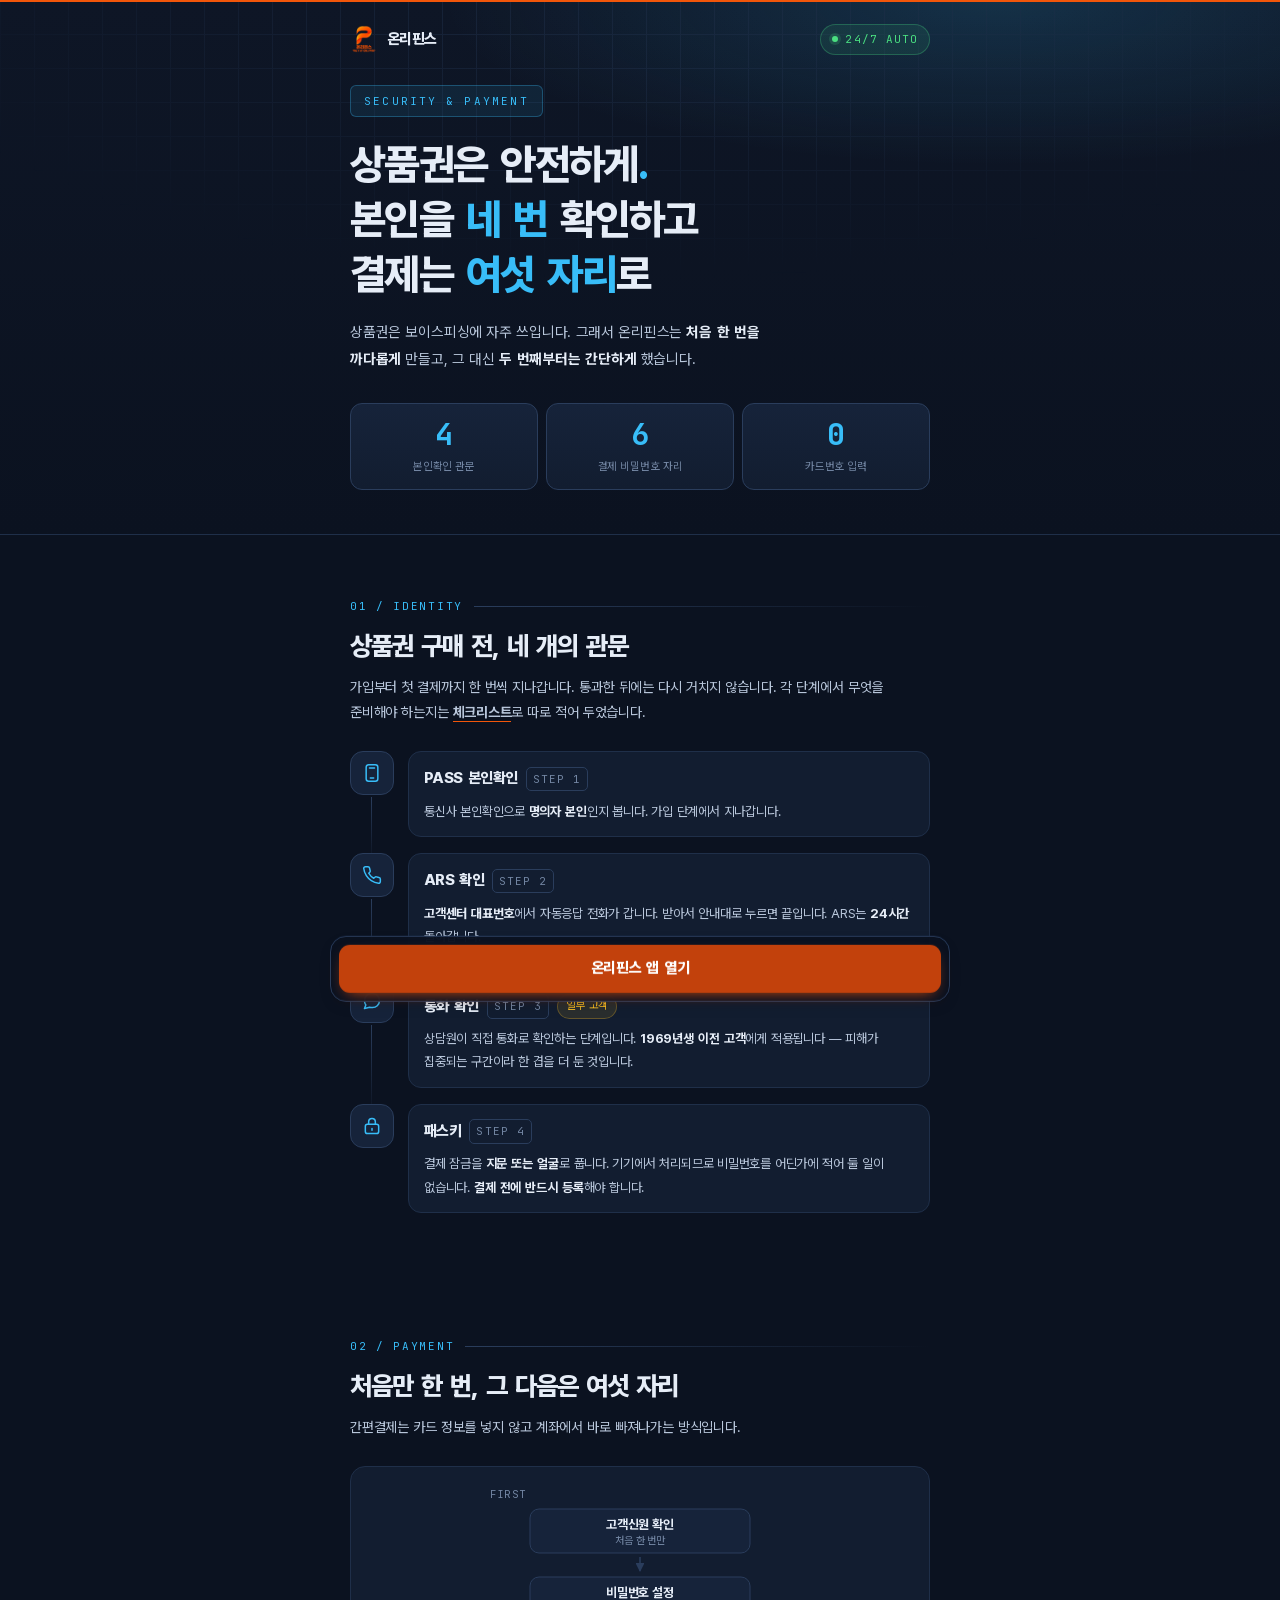
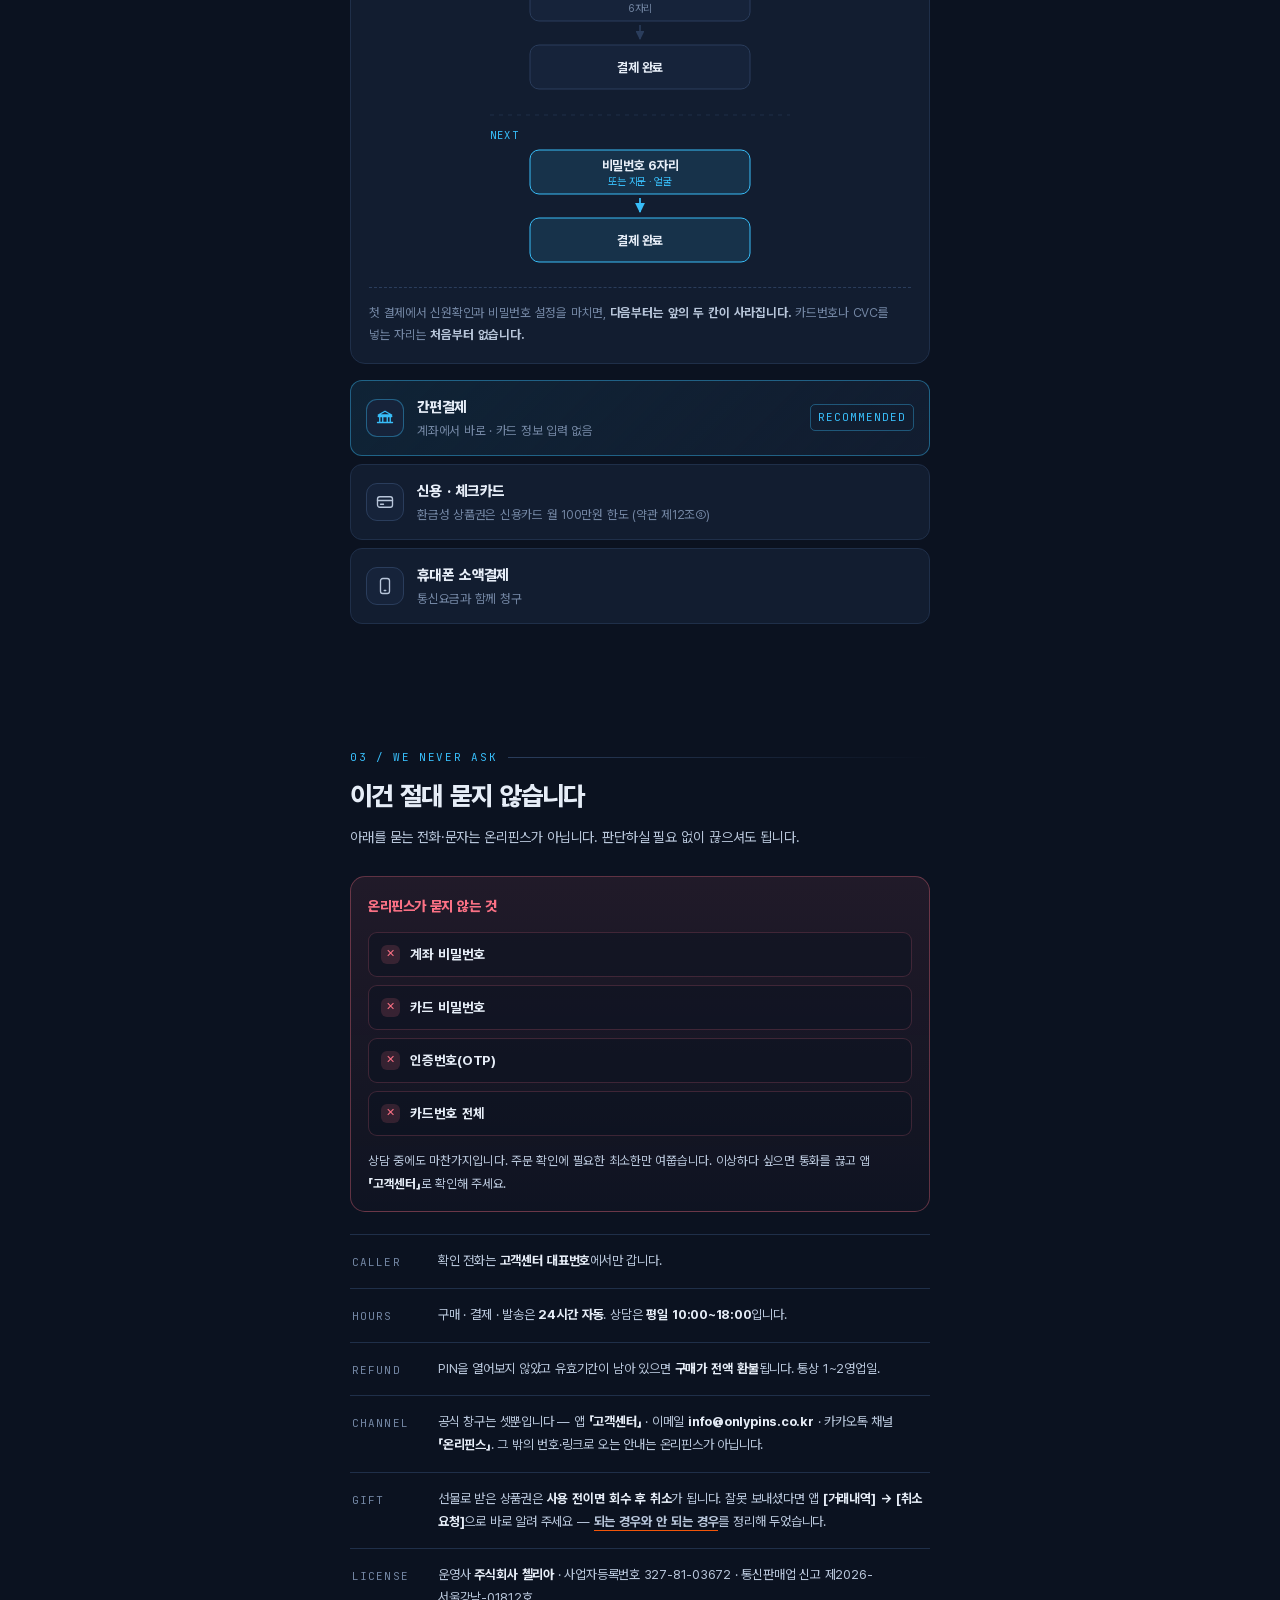
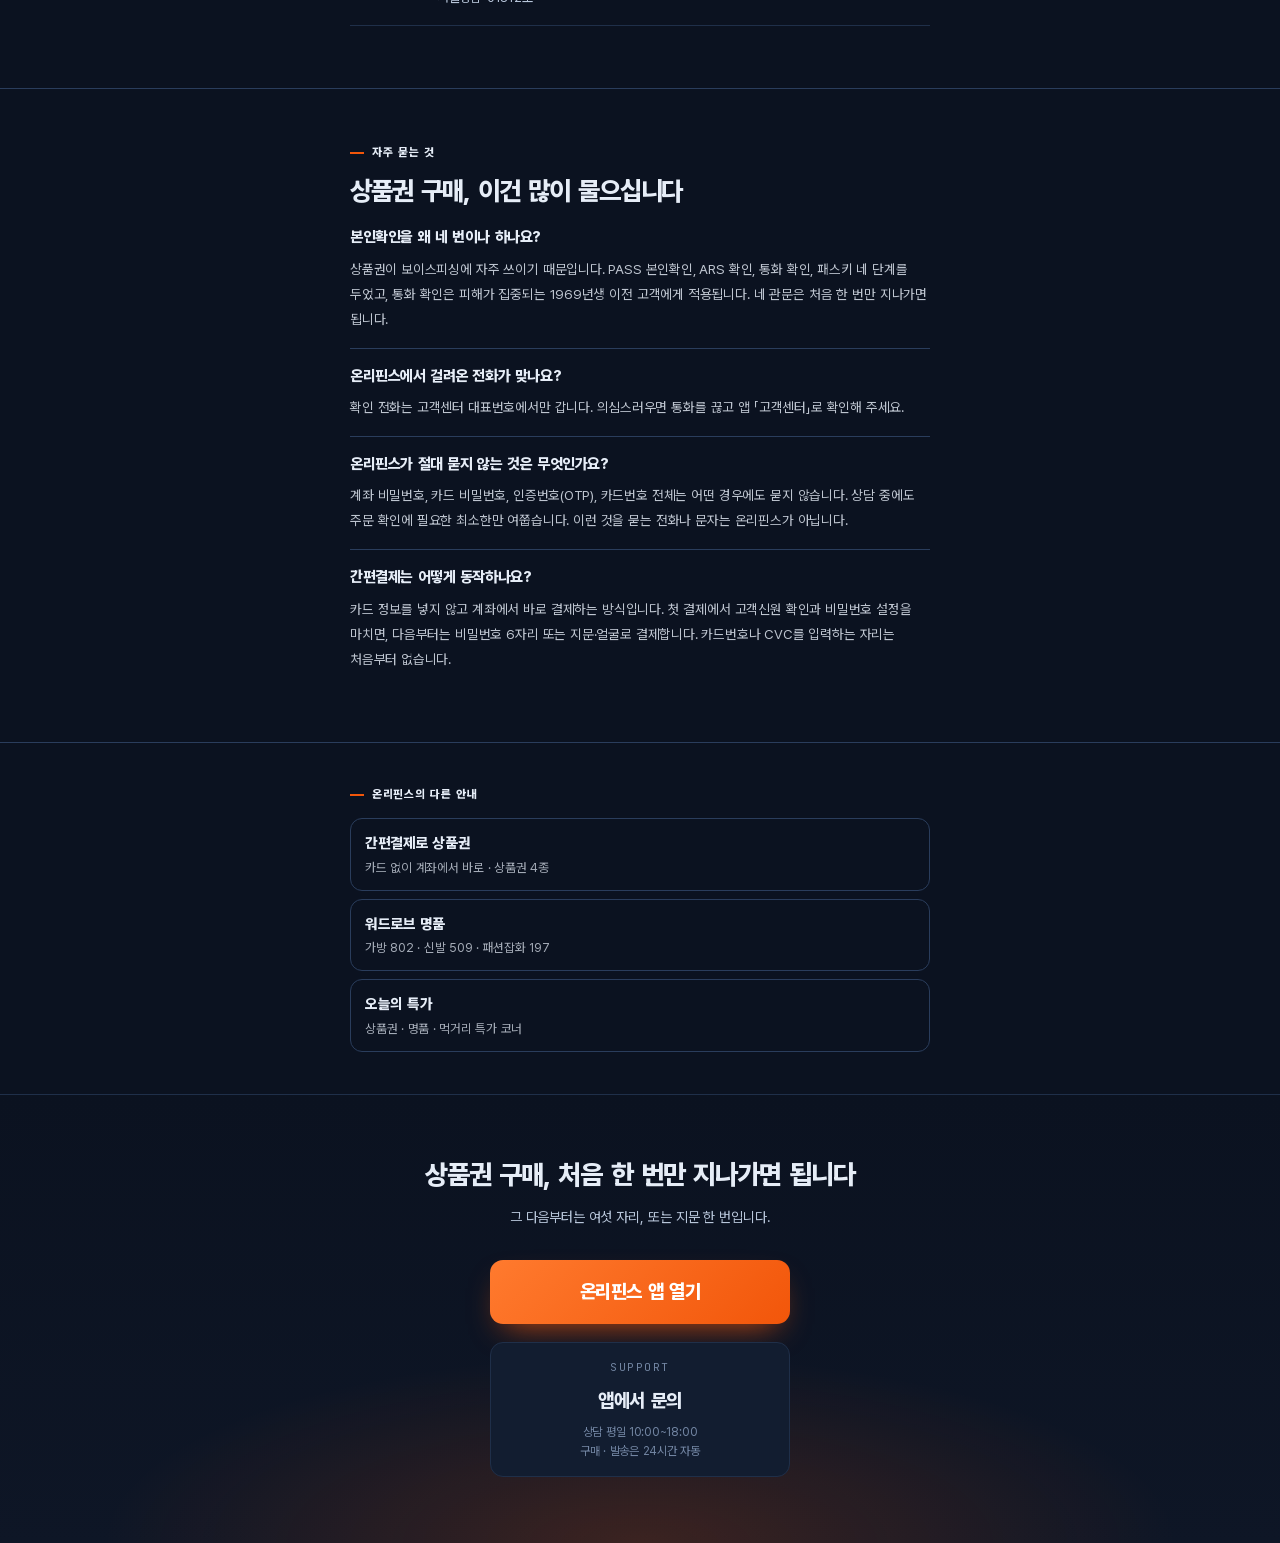
<file: index.html>
<!DOCTYPE html>
<html lang="ko">
<head>
<meta charset="utf-8">
<meta name="viewport" content="width=device-width, initial-scale=1, viewport-fit=cover">

<!-- GA4 — 측정 ID 정본은 _사이트파일.mjs 의 GA4_ID 하나다. 여기에 값을 적지 말 것. -->
<script async src="https://www.googletagmanager.com/gtag/js?id=G-9EMR2JH7BD"></script>
<script>
  window.dataLayer = window.dataLayer || [];
  function gtag(){dataLayer.push(arguments);}
  gtag('js', new Date());
  gtag('config', 'G-9EMR2JH7BD');
</script>


<title>상품권 안전하게 구매하기 — 본인확인 4단계 | 온리핀스</title>
<meta name="description" content="상품권을 안전하게 사려면 — 온리핀스는 PASS 인증·ARS 확인·통화 확인·패스키로 본인을 네 번 확인합니다. 간편결제는 카드 정보 없이 계좌에서, 처음 한 번 신원확인 뒤에는 비밀번호 6자리. 계좌 비밀번호와 OTP는 어떤 경우에도 묻지 않습니다.">
<meta name="keywords" content="상품권 안전,안전한 상품권 구매,상품권 보이스피싱,본인확인,PASS 인증,ARS 인증,패스키,간편결제 안전,모바일상품권,온리핀스">
<meta name="robots" content="index, follow, max-image-preview:large">
<meta name="theme-color" content="#0b1220">
<!-- 파비콘 — 구글은 «모바일 검색 결과에 파비콘을 표시»한다. data URI 로는 안 되고
     크롤러가 «가져갈 수 있는 주소»여야 한다. 주소를 바꾸지 말 것(다시 크롤될 때까지 그대로). -->
<link rel="icon" type="image/png" sizes="96x96" href="/favicon.png">
<link rel="apple-touch-icon" href="/apple-touch-icon.png">
<!-- 사이트 소유확인 — 검색엔진 콘솔용. 공개 노출이 전제인 확인 토큰이라 비밀값이 아니다.
     ⚠️ 지우면 소유확인이 풀려 Search Console 접근이 끊긴다. 값은 _사이트파일.mjs 의 GSV 표에서 온다. -->
<meta name="google-site-verification" content="tQSWcEKbFO4FKMUNySO-YBs_RyIuwt_-PWj1wFrTC7w">
<meta name="google-site-verification" content="-GleRrF3YU4qh0jkxEr4fKm2OeDsyp7maoGALSA-G4Q">
<!--SEO:ABS-->
<link rel="canonical" href="https://adpr0004.onlypins.co.kr/">
<meta property="og:type" content="website">
<meta property="og:site_name" content="온리핀스">
<meta property="og:locale" content="ko_KR">
<meta property="og:url" content="https://adpr0004.onlypins.co.kr/">
<meta property="og:title" content="본인을 네 번 확인합니다 — 온리핀스 보안 구조">
<meta property="og:description" content="PASS · ARS · 통화 · 패스키. 그리고 계좌 비밀번호와 OTP는 어떤 경우에도 묻지 않습니다.">
<meta property="og:image" content="https://adpr0004.onlypins.co.kr/og-image.png">
<meta name="twitter:card" content="summary_large_image">

<!-- 구조화 데이터 — 값은 앱 캡처(2026-08-11)·CS매뉴얼 V3.1·2줄문안 실측에서만 가져왔다. -->
<script type="application/ld+json">
{
  "@context": "https://schema.org",
  "@graph": [
    {
      "@type": "Organization",
      "@id": "https://adpr0004.onlypins.co.kr/#org",
      "name": "온리핀스",
      "alternateName": "ONLYPINS",
      "url": "https://onlypins.co.kr",
      "logo": "https://adpr0004.onlypins.co.kr/og-image.png",
      "contactPoint": {
        "@type": "ContactPoint",
        "telephone": "+82-2-498-4065",
        "contactType": "customer service",
        "areaServed": "KR",
        "availableLanguage": "Korean",
        "hoursAvailable": {
          "@type": "OpeningHoursSpecification",
          "dayOfWeek": ["Monday","Tuesday","Wednesday","Thursday","Friday"],
          "opens": "10:00",
          "closes": "18:00"
        }
      }
    },
    {
      "@type": "BreadcrumbList",
      "itemListElement": [
        { "@type": "ListItem", "position": 1, "name": "온리핀스", "item": "https://onlypins.co.kr" },
        { "@type": "ListItem", "position": 2, "name": "안전하게 구매하기", "item": "https://adpr0004.onlypins.co.kr/" }
      ]
    },
    {
      "@type": "WebPage",
      "@id": "https://adpr0004.onlypins.co.kr/#page",
      "url": "https://adpr0004.onlypins.co.kr/",
      "name": "상품권 안전하게 구매하기 — 본인확인 4단계 | 온리핀스",
      "description": "PASS 인증·ARS 확인·통화 확인·패스키로 본인을 확인하고, 간편결제는 처음 한 번 신원확인 뒤 비밀번호 6자리로 결제합니다.",
      "inLanguage": "ko-KR",
      "datePublished": "2026-09-09",
      "dateModified": "2026-09-10",
      "isPartOf": { "@id": "https://adpr0004.onlypins.co.kr/#org" }
    },
    {
      "@type": "FAQPage",
      "mainEntity": [
        {
          "@type": "Question",
          "name": "본인확인을 왜 네 번이나 하나요?",
          "acceptedAnswer": {
            "@type": "Answer",
            "text": "상품권이 보이스피싱에 자주 쓰이기 때문입니다. PASS 본인확인, ARS 확인, 통화 확인, 패스키 네 단계를 두었고, 통화 확인은 피해가 집중되는 1969년생 이전 고객에게 적용됩니다. 네 관문은 처음 한 번만 지나가면 됩니다."
          }
        },
        {
          "@type": "Question",
          "name": "온리핀스에서 걸려온 전화가 맞나요?",
          "acceptedAnswer": {
            "@type": "Answer",
            "text": "확인 전화는 고객센터 대표번호에서만 갑니다. 의심스러우면 통화를 끊고 앱 「고객센터」로 확인해 주세요."
          }
        },
        {
          "@type": "Question",
          "name": "온리핀스가 절대 묻지 않는 것은 무엇인가요?",
          "acceptedAnswer": {
            "@type": "Answer",
            "text": "계좌 비밀번호, 카드 비밀번호, 인증번호(OTP), 카드번호 전체는 어떤 경우에도 묻지 않습니다. 상담 중에도 주문 확인에 필요한 최소한만 여쭙습니다. 이런 것을 묻는 전화나 문자는 온리핀스가 아닙니다."
          }
        },
        {
          "@type": "Question",
          "name": "간편결제는 어떻게 동작하나요?",
          "acceptedAnswer": {
            "@type": "Answer",
            "text": "카드 정보를 넣지 않고 계좌에서 바로 결제하는 방식입니다. 첫 결제에서 고객신원 확인과 비밀번호 설정을 마치면, 다음부터는 비밀번호 6자리 또는 지문·얼굴로 결제합니다. 카드번호나 CVC를 입력하는 자리는 처음부터 없습니다."
          }
        }
      ]
    }
  ]
}
</script>
<!--/SEO:ABS-->
<style>
/* 자동 생성 — python _폰트빌드.py 004-보안
   이 페이지에 실제로 쓰인 글자만 남긴 서브셋이다. 손으로 고치지 말 것.
   본문 글자가 바뀌면 아래 해시가 달라진다 → _검증.mjs 가 「낡았다」로 잡는다.
   charset-sha: 784880d7f38448dd
   글자 417자 · 폰트 2종 · 합계 103.3KB (base64 는 약 1.33배) */
@font-face{
  font-family:'Pretendard';
  src:url([data-uri]) format('woff2');
  font-weight:100 900; font-style:normal; font-display:block;
}
@font-face{
  font-family:'JetBrainsMono';
  src:url([data-uri]) format('woff2');
  font-weight:400 800; font-style:normal; font-display:block;
}
</style>
<style>
  /* ─────────────────────────────────────────────
     004 보안 · 간편결제 — v2 (2026-09-09 전면 재디자인)
     앞의 셋(오렌지 팝 / 럭셔리 세리프 / 딜 티켓)과 또 다르게 «기술 문서» 쪽으로 민다.
     딥 슬레이트 / 그리드 배경 / 모노 라벨 / 도해 중심 / 각진 패널.

     ⚠️ 모노스페이스는 «영문·숫자 라벨 전용»이다.
        한글에 monospace 를 걸면 자간이 깨진다(실측 이력).
     ⭐ v2 에서 바뀐 것
       ① 모노 라벨이 진짜 모노 서체가 됐다 — JetBrainsMono 라틴 서브셋(29KB)을 실어 보낸다.
          v1 은 ui-monospace 라 기기마다(Menlo·Consolas·Roboto Mono) 다른 얼굴이었다.
       ② 이모지 → SVG 아이콘. 관문 넷이 «같은 굵기의 선»으로 그려져 도해와 결이 맞는다.
       ③ 관문에 세로 레일을 놓아 «순서»가 보이게 했다(v1 은 카드 넷이 그냥 쌓여 있었다).
     ───────────────────────────────────────────── */
  :root{
    --bg:#0b1220; --bg-2:#0e1626;
    --panel:#121d30; --panel-2:#16233a;
    --line:#1f2f49; --line-2:#2a3d5c;
    --txt:#e6edf7; --txt-2:#b8c6da; --mute:#7386a3;
    --cyan:#38bdf8; --mint:#4ade80; --amber:#fbbf24; --rose:#fb7185;
    --o:#f2560a;
    --maxw:560px;

    /* ⚠️ 이 페이지가 어두운 화면임을 «선언»한다. 안 적으면 안드로이드 크롬의 자동 다크가
       색을 제 맘대로 뒤집어 대비가 무너진다(우리가 고른 색이 아니게 된다). */
    color-scheme:dark;
    /* 공통 품질 레이어(_공통.css) 계약 — 값을 새로 적지 않고 위 팔레트를 가리킨다.
       이 페이지는 원래 어두운 화면이라 --u-paper 가 딥 슬레이트다(고정 바도 그 색을 쓴다). */
    --u-accent:var(--o); --u-accent-2:#c2410c; --u-on-accent:#fff;
    --u-ink:var(--txt); --u-paper:var(--bg); --u-line:var(--line-2);
    --u-pad:20px;
    --u-h1-min:29px; --u-h1-vw:8.7vw; --u-h1-max:42px;
  }
  *,*::before,*::after{box-sizing:border-box}
  html{-webkit-text-size-adjust:100%}
  body{
    margin:0; background:var(--bg); color:var(--txt);
    font-family:'Pretendard',system-ui,-apple-system,"Segoe UI","Apple SD Gothic Neo","Malgun Gothic",sans-serif;
    font-size:15.5px; line-height:1.7; letter-spacing:-.015em;
    word-break:keep-all; overflow-wrap:break-word;
  }
  /* ⚠️ 한글에는 절대 걸지 않는다 — 자간이 깨진다. 영문·숫자 라벨에만. */
  .mono{font-family:'JetBrainsMono',ui-monospace,Menlo,Consolas,monospace; font-variant-ligatures:none}
  .wrap{max-width:var(--maxw); margin:0 auto; padding:0 var(--u-pad)}
  section{padding:clamp(46px,11vw,62px) 0}
  h1,h2{margin:0; font-weight:800; letter-spacing:-.04em; line-height:1.3}
  p{margin:0}

  .lbl{
    font-size:11px; color:var(--cyan); letter-spacing:.16em; margin-bottom:13px;
    display:flex; align-items:center; gap:11px;
  }
  .lbl::after{content:""; flex:1; height:1px; background:linear-gradient(90deg,var(--line-2),transparent)}
  h2{font-size:clamp(21px,6vw,26px)}
  .sub{margin-top:12px; font-size:14px; color:var(--txt-2); line-height:1.8}
  .sub b{color:var(--txt); font-weight:700}

  /* ══ 히어로 ══════════════════════════════ */
  .hero{
    position:relative; overflow:hidden;
    background:
      radial-gradient(70% 50% at 78% 0%, rgba(56,189,248,.16), rgba(56,189,248,0) 62%),
      linear-gradient(180deg,var(--bg-2), var(--bg));
    border-bottom:1px solid var(--line);
  }
  .hero::before{      /* 격자 — 「기술 문서」의 바탕 */
    content:""; position:absolute; inset:0; pointer-events:none; opacity:.5;
    background-image:
      linear-gradient(var(--line) 1px, transparent 1px),
      linear-gradient(90deg, var(--line) 1px, transparent 1px);
    background-size:34px 34px;
    -webkit-mask-image:radial-gradient(80% 70% at 50% 0%, #000 20%, transparent 75%);
    mask-image:radial-gradient(80% 70% at 50% 0%, #000 20%, transparent 75%);
  }
  .hero-in{position:relative; max-width:var(--maxw); margin:0 auto; padding:24px var(--u-pad) 44px}

  .bar{display:flex; align-items:center; gap:9px; margin-bottom:30px}
  .bar img{width:28px; height:28px; border-radius:8px; display:block}
  .bar .bn{font-weight:800; font-size:15px; letter-spacing:-.04em}
  .bar .st{
    margin-left:auto; display:inline-flex; align-items:center; gap:7px;
    font-size:11px; color:var(--mint); letter-spacing:.1em;
    background:rgba(74,222,128,.09); border:1px solid rgba(74,222,128,.28);
    padding:5px 11px; border-radius:999px;
  }
  .bar .st .d{
    width:6px; height:6px; border-radius:50%; background:var(--mint);
    box-shadow:0 0 0 3px rgba(74,222,128,.16);
  }
  .tag{
    display:inline-block; font-size:11px; color:var(--cyan); letter-spacing:.2em;
    background:rgba(56,189,248,.09); border:1px solid rgba(56,189,248,.3);
    padding:6px 13px; border-radius:6px; margin-bottom:20px;
  }
  h1 .c{color:var(--cyan)}
  .lede{margin-top:18px; font-size:14.5px; color:var(--txt-2); line-height:1.85; max-width:30em}
  .lede b{color:var(--txt); font-weight:700}

  .kpi{display:grid; grid-template-columns:repeat(3,1fr); gap:8px; margin-top:30px}
  .k{
    background:linear-gradient(180deg,var(--panel-2),var(--panel));
    border:1px solid var(--line-2); border-radius:12px; padding:15px 8px 13px; text-align:center;
  }
  .k .v{font-size:clamp(24px,7vw,30px); font-weight:700; color:var(--cyan); line-height:1}
  .k .l{font-size:11px; color:var(--mute); margin-top:9px; letter-spacing:-.02em}

  /* ══ 4관문 — 세로 레일 ═══════════════════ */
  .gates{margin-top:26px; position:relative}
  .gate{position:relative; display:grid; grid-template-columns:44px 1fr; column-gap:14px; padding-bottom:16px}
  .gate:last-child{padding-bottom:0}
  .gate::before{      /* 레일 */
    content:""; position:absolute; left:21px; top:46px; bottom:0; width:1px;
    background:linear-gradient(180deg,var(--line-2), rgba(42,61,92,.15));
  }
  .gate:last-child::before{display:none}
  .gnum{
    width:44px; height:44px; border-radius:13px;
    display:grid; place-items:center; color:var(--cyan);
    background:var(--panel-2); border:1px solid var(--line-2); z-index:1;
  }
  .gnum svg{width:20px; height:20px}
  .gbody{
    background:var(--panel); border:1px solid var(--line); border-radius:13px;
    padding:14px 15px 13px;
  }
  .ghead{display:flex; align-items:center; gap:8px; flex-wrap:wrap}
  .gname{font-size:15px; font-weight:800; letter-spacing:-.035em}
  .gcode{
    font-size:11px; color:var(--mute); letter-spacing:.1em;
    border:1px solid var(--line-2); border-radius:5px; padding:2px 6px;
  }
  .gopt{
    font-size:11px; color:var(--amber); letter-spacing:-.02em;
    background:rgba(251,191,36,.1); border:1px solid rgba(251,191,36,.28);
    border-radius:999px; padding:2px 8px;
  }
  .gdesc{margin-top:8px; font-size:13px; color:var(--txt-2); line-height:1.8}
  .gdesc b{color:var(--txt); font-weight:700}

  /* ══ 도해 ════════════════════════════════ */
  .diagram{
    margin-top:26px; background:var(--panel); border:1px solid var(--line);
    border-radius:15px; padding:20px 18px 16px;
  }
  .diagram svg{display:block; width:100%; height:auto; max-width:300px; margin:0 auto}
  .dcap{
    margin-top:16px; padding-top:14px; border-top:1px dashed var(--line-2);
    font-size:12.5px; color:var(--mute); line-height:1.8;
  }
  .dcap b{color:var(--txt-2); font-weight:700}

  .spec{margin-top:16px; display:grid; gap:8px}
  .srow{
    display:flex; align-items:center; gap:13px;
    background:var(--panel); border:1px solid var(--line); border-radius:12px; padding:14px 15px;
  }
  .srow.hi{border-color:rgba(56,189,248,.42); background:linear-gradient(135deg,rgba(56,189,248,.10),var(--panel))}
  .sic{
    width:38px; height:38px; border-radius:11px; flex:none;
    display:grid; place-items:center; color:var(--txt-2);
    background:var(--panel-2); border:1px solid var(--line-2);
  }
  .srow.hi .sic{color:var(--cyan); border-color:rgba(56,189,248,.4)}
  .sic svg{width:18px; height:18px}
  .sname{font-size:14.5px; font-weight:800; letter-spacing:-.035em}
  .sdesc{font-size:12.5px; color:var(--mute); margin-top:2px; line-height:1.55}
  .sbadge{
    margin-left:auto; flex:none; font-size:11px; color:var(--cyan); letter-spacing:.09em;
    border:1px solid rgba(56,189,248,.36); border-radius:5px; padding:3px 7px;
  }

  /* ══ 묻지 않는 것 ════════════════════════ */
  .never{
    margin-top:26px; background:linear-gradient(180deg,rgba(251,113,133,.09),rgba(251,113,133,.02));
    border:1px solid rgba(251,113,133,.34); border-radius:15px; padding:18px 17px 16px;
  }
  .never .h{font-size:14px; font-weight:800; color:var(--rose); margin-bottom:13px; letter-spacing:-.035em}
  .nlist{display:grid; gap:8px}
  .ni{
    display:flex; align-items:center; gap:10px; font-size:13.5px; color:var(--txt); font-weight:700;
    background:rgba(11,18,32,.5); border:1px solid rgba(251,113,133,.2);
    border-radius:9px; padding:10px 12px;
  }
  .ni .x{
    width:19px; height:19px; border-radius:6px; flex:none;
    display:grid; place-items:center; font-size:11px; font-weight:800;
    background:rgba(251,113,133,.16); color:var(--rose);
  }
  .never .f{margin-top:14px; font-size:12.5px; color:var(--txt-2); line-height:1.8}
  .never .f b{color:var(--txt); font-weight:700}

  .facts{margin-top:22px; border-top:1px solid var(--line)}
  .fact{
    display:grid; grid-template-columns:74px 1fr; column-gap:12px; align-items:start;
    padding:15px 2px; border-bottom:1px solid var(--line);
  }
  .fk{font-size:11px; color:var(--mute); letter-spacing:.1em; padding-top:3px}
  .fv{font-size:13px; color:var(--txt-2); line-height:1.75}
  .fv b{color:var(--txt); font-weight:700}

  /* ══ CTA ═════════════════════════════════ */
  .cta{
    position:relative; overflow:hidden; text-align:center;
    background:
      radial-gradient(60% 60% at 50% 100%, rgba(242,86,10,.20), rgba(242,86,10,0) 70%),
      linear-gradient(180deg,var(--bg), var(--bg-2));
    border-top:1px solid var(--line);
    padding:clamp(48px,12vw,62px) 0 clamp(52px,13vw,66px);
  }
  .cta h2{font-size:clamp(22px,6.4vw,27px)}
  .cta .s{margin-top:13px; font-size:14px; color:var(--txt-2); line-height:1.8}
  .btn{
    display:block; margin:30px auto 0; max-width:300px;
    background:linear-gradient(135deg,#ff7a2e,var(--o)); color:#fff;
    font-size:19px; font-weight:800; letter-spacing:-.03em;
    padding:16px 20px; border-radius:13px; text-decoration:none;
    box-shadow:0 14px 32px -14px rgba(242,86,10,.85);
  }
  .call{
    max-width:300px; margin:18px auto 0; padding:15px 16px;
    background:var(--panel); border:1px solid var(--line); border-radius:13px;
  }
  .call .cl{font-size:11px; color:var(--mute); letter-spacing:.14em}
  /* 번호는 링크다 — 폰에서 눌러 바로 걸리게. 겉모습은 그대로, 탭 타깃만 확보한다. */
  .call .cn{
    display:inline-flex; align-items:center; justify-content:center;
    min-height:44px; padding:0 4px; margin-top:2px;
    font-size:19px; font-weight:800; letter-spacing:-.03em;
    color:inherit; text-decoration:none; font-variant-numeric:tabular-nums;
  }
  .call .ch{font-size:12px; color:var(--mute); line-height:1.6}

  @media (min-width:600px){
    :root{--maxw:620px}
  }
</style>
<style>
/* ─────────────────────────────────────────────
   _공통.css — 홍보 랜딩 4종 공용 「모바일 품질 레이어」  (2026-09-09 신설)

   무엇을 담나 : 네 페이지가 «똑같이» 지켜야 하는 것만 담는다.
                 안전영역 · 유동 타이포 · 탭 피드백 · 포커스 · 모션 · 고정 CTA 바.
   무엇을 안 담나: 색 · 서체 · 레이아웃. 그건 페이지마다 다른 «정체성»이라 각 page.src.html 몫이다.

   ⚠️ 주입 위치는 «페이지 <style> 다음»이다(_랜딩빌드.mjs 의 COMMON_CSS 자리).
      뒤에 와야 같은 특정도에서 이 레이어가 이긴다. 앞에 넣으면 조용히 무시된다.

   ⭐ 페이지가 지켜야 할 계약 — :root 에 아래를 «기존 변수를 가리켜» 정의한다.
      값을 새로 적지 말 것(같은 상수가 두 곳에 생기면 조용히 갈린다 · AGENTS.md §7.2 🅖).

        --u-accent      주 강조색        예) var(--o)
        --u-on-accent   강조색 위 글자색  예) #fff
        --u-ink         본문 잉크        예) var(--ink)
        --u-paper       바탕             예) var(--paper)
        --u-line        경계선           예) var(--line)
        --u-pad         .wrap 좌우 패딩   ← .wrap 은 이 변수를 써야 한다(양쪽에 적지 말 것)
        --u-h1-min      h1 최소 크기
        --u-h1-max      h1 최대 크기
   ───────────────────────────────────────────── */

/* ── 1. 안전영역 — 노치·홈바를 피한다 ─────────
   viewport-fit=cover 를 켜 둔 채 env() 를 안 쓰면, 가로 모드 아이폰에서
   본문이 노치 밑으로 들어간다. 세로에서는 inset 이 0 이라 아무 영향이 없다. */
/* ⚠️ 히어로 안쪽 상자의 «클래스명이 페이지마다 다르다»(.hero-inner / .hero-in).
   여기에 이름을 나열하면 페이지가 하나 늘 때마다 이 파일도 고쳐야 한다 —
   그래서 이름이 아니라 «표시»(data-uedge)로 잡는다. 화면 가장자리에 닿는 상자에 붙인다. */
.wrap, [data-uedge]{
  padding-left:max(var(--u-pad), env(safe-area-inset-left));
  padding-right:max(var(--u-pad), env(safe-area-inset-right));
}

/* ── 2. 유동 타이포 — 320px(SE·폴드 커버)에서 430px(프로맥스)까지 ──
   px 고정이면 320 에서 답답하고 430 에서 허전하다. 8.4vw 는 두 끝을 다 잡는 기울기다. */
/* ⚠️ 기울기(--u-h1-vw)는 페이지마다 다르다 — 지금 크기를 «390px 기준으로 유지»하는 값이라야 한다.
   한 값으로 통일하면 제목이 커지거나 작아져 네 페이지의 인상이 바뀐다. */
h1{font-size:clamp(var(--u-h1-min), var(--u-h1-vw, 8.4vw), var(--u-h1-max))}
h1, h2{text-wrap:balance}      /* 제목 끝줄에 한 낱말만 남는 것을 막는다 */
p{text-wrap:pretty}

/* ── 3. 손가락 — 탭 피드백 · 포커스 · 최소 타깃 ─ */
a, button{
  -webkit-tap-highlight-color:transparent;
  touch-action:manipulation;           /* 더블탭 확대 대기 300ms 제거 */
}
a:active, button:active{transform:scale(.985)}
a, button{transition:transform .12s ease}
:focus-visible{
  outline:2px solid var(--u-accent);
  outline-offset:3px;
  border-radius:6px;
}
/* 키보드가 아닌 탭에서는 링을 그리지 않는다(모바일에서 눌린 뒤 링이 남는 문제) */
:focus:not(:focus-visible){outline:none}

/* ── 4. 이미지 — 레이아웃이 튀지 않게 ────────── */
img{max-width:100%; height:auto}

/* ── 5. 가로 스크롤러 — 페이지까지 끌려가지 않게 ─ */
[data-uscroll]{overscroll-behavior-x:contain; scroll-padding-inline:var(--u-pad)}

/* ── 6. 고정 CTA 바 ───────────────────────────
   앱 열기 버튼이 4,800px 아래 «맨 끝»에만 있으면, 중간에서 마음먹은 사람이
   거기까지 스크롤해야 한다. 히어로를 지나면 떠 있고, 맨 아래 CTA 가 보이면 숨는다. */
.ubar{
  position:fixed; left:0; right:0; bottom:0; z-index:50;
  padding:10px max(12px, env(safe-area-inset-left)) calc(10px + env(safe-area-inset-bottom)) max(12px, env(safe-area-inset-right));
  transform:translateY(130%);
  transition:transform .28s cubic-bezier(.22,1,.36,1);
  pointer-events:none;
}
.ubar.on{transform:translateY(0); pointer-events:auto}
/* ⚠️ 바 아래에 «그늘»(--u-paper 그라데이션)을 깔았다가 되물렸다(2026-09-09 실측).
   바는 밝은 구역과 어두운 구역 «양쪽» 위를 지나가는데, 그늘 색은 한 가지뿐이라
   반대 색 구역에서는 오히려 글자를 뿌옇게 지운다(002 의 검은 결제 구역에서 확인).
   대신 바 자신을 더 불투명하게 만들어 해결한다 — 뒤가 무슨 색이든 안전하다. */
.ubar-in{
  max-width:var(--maxw); margin:0 auto;
  display:flex; gap:8px; align-items:stretch;
  background:color-mix(in srgb, var(--u-paper) 93%, transparent);
  -webkit-backdrop-filter:saturate(180%) blur(14px);
  backdrop-filter:saturate(180%) blur(14px);
  border:1px solid var(--u-line);
  border-radius:16px;
  padding:8px;
  box-shadow:0 6px 18px -8px rgba(0,0,0,.28), 0 2px 6px -3px rgba(0,0,0,.18);
}
/* ⚠️ color-mix 미지원 브라우저에서는 위 background 가 통째로 무시돼 «투명»이 된다.
   먼저 불투명 바탕을 깔아 두고, 지원하는 곳에서만 반투명으로 덮는다. */
@supports not (background:color-mix(in srgb, red 50%, transparent)){
  .ubar-in{background:var(--u-paper)}
}
.ubar a{
  display:flex; align-items:center; justify-content:center; gap:6px;
  min-height:48px;                       /* 손가락 최소 타깃 */
  font-size:15px; font-weight:800; letter-spacing:-.02em;
  text-decoration:none; border-radius:11px;
}
/* ⛔ 2026-09-10 Master 지시로 고정 바의 «전화» 버튼을 뺐다 — 전화 연결·번호를 전부 없앴다.
   규칙은 남겨 둔다: 되살릴 때 대비 · 지워도 얻는 것이 없다(어차피 쓰는 곳이 없으면 안 그려진다). */
.ubar .ub-tel{
  flex:0 0 auto; padding:0 15px;
  color:var(--u-ink); background:transparent;
  border:1px solid var(--u-line);
}
/* ⚠️ 흰 글자를 밝은 주황이 받치면 3.4:1 밖에 안 나온다. 버튼·바처럼 «글자를 얹는» 자리는
   --u-accent-2(진한 쪽)를 쓴다. 안 정한 페이지는 --u-accent 그대로 떨어진다. */
.ubar .ub-cta{
  flex:1 1 auto; padding:0 14px;
  color:var(--u-on-accent); background:var(--u-accent-2, var(--u-accent));
  box-shadow:0 6px 16px -8px var(--u-accent);
}
.ubar svg{width:17px; height:17px; flex:none}

/* -- 6-1. 본문 안의 링크 ----------------------
   문장 속에서 다른 안내로 건너가는 링크. 밑줄을 옅게 깔아 「글의 흐름」을 끊지 않는다.
   ⚠️ 색은 --u-accent 를 쓰지 않는다 - 페이지마다 밝기가 달라 본문에서 대비가 무너진다(2026-09-09).
      잉크색 그대로 두고 「밑줄」로만 구분한다. */
a.xl{
  color:inherit; text-decoration:none;
  border-bottom:1.5px solid var(--u-accent);
  padding-bottom:1px; font-weight:700;
}
a.xl:hover{border-bottom-color:currentColor}

/* -- 6-2. 형제 사이트 링크 --------------------
   네 사이트가 서로 고립돼 있으면 크롤러가 «발견»할 길이 사이트맵뿐이고,
   주제가 묶여 있다는 신호도 없다. 색은 토큰으로만 - 페이지 정체성은 건드리지 않는다. */
.usib{padding:clamp(30px,8vw,42px) 0; border-top:1px solid var(--u-line)}
/* ⚠️ 라벨 색으로 --u-accent 를 쓰면 안 된다 — 페이지마다 밝기가 달라 대비가 무너진다
   (002 의 금색에서 2.22:1 · 2026-09-09 실측). 글자는 잉크로 두고 강조색은 «막대»로만 쓴다. */
.usib-h{
  display:flex; align-items:center; gap:8px;
  font-size:11.5px; font-weight:800; letter-spacing:.06em;
  color:var(--u-ink); margin-bottom:14px;
}
.usib-h::before{content:""; width:14px; height:2px; background:var(--u-accent); flex:none}
.usib-l{list-style:none; margin:0; padding:0; display:grid; gap:8px}
.usib-l a{
  display:flex; flex-direction:column; gap:3px; min-height:56px;
  justify-content:center; padding:12px 14px;
  border:1px solid var(--u-line); border-radius:12px;
  text-decoration:none; color:inherit;
}
.usib-l b{font-size:14.5px; font-weight:800; letter-spacing:-.03em}
.usib-l span{font-size:12.5px; opacity:.7; line-height:1.5}

/* ── 6-3. 자주 묻는 것 ─────────────────────────
   ⚠️ 이 구역의 «글»은 빌드가 그 페이지의 FAQPage 구조화 데이터에서 만들어 넣는다.
      화면과 마크업을 사람이 따로 적으면 언젠가 갈리고, 그때 구글은 «안 보이는 내용을 마크업했다»고 본다.
   색은 토큰으로만 — 페이지 정체성은 건드리지 않는다. */
.ufaq{padding:clamp(38px,10vw,54px) 0; border-top:1px solid var(--u-line)}
.ufaq-h{
  display:flex; align-items:center; gap:8px;
  font-size:11.5px; font-weight:800; letter-spacing:.06em;
  color:var(--u-ink); margin-bottom:12px;
}
.ufaq-h::before{content:""; width:14px; height:2px; background:var(--u-accent); flex:none}
.ufaq h2{margin:0 0 4px}
.ufaq dl{margin:18px 0 0}
.ufaq dt{
  font-size:15px; font-weight:800; letter-spacing:-.03em; line-height:1.5;
  padding-top:16px; border-top:1px solid var(--u-line);
}
.ufaq dt:first-of-type{padding-top:0; border-top:0}
.ufaq dd{margin:8px 0 16px; font-size:13.5px; line-height:1.85; opacity:.82}

/* ── 7. 스크롤 진행 표시 ──────────────────────
   JS 없이 CSS 스크롤 타임라인으로만 그린다. 미지원 브라우저는 그냥 안 보인다. */
.uprog{display:none}
@supports (animation-timeline:scroll()){
  .uprog{
    display:block; position:fixed; inset:0 0 auto 0; height:2px; z-index:60;
    background:var(--u-accent); transform-origin:0 50%;
    animation:u-prog linear both; animation-timeline:scroll(root);
  }
  @keyframes u-prog{from{transform:scaleX(0)} to{transform:scaleX(1)}}
}

/* ── 8. 진입 리빌 — 섹션이 화면에 들어올 때 ────
   스크롤 타임라인이라 JS 가 0 이고, 미지원 브라우저에서는 «처음부터 보이는» 상태다.

   ⚠️⚠️ 투명도(opacity)를 쓰지 않는다 — «움직임»만 쓴다. 실측으로 데었다(2026-09-09):
   opacity 로 페이드를 넣었더니 «스크롤이 일어나지 않는 맥락»에서 본문이 통째로 사라졌다.
   전체페이지 캡처(우리 검증 도구가 쓰는 방식)·인쇄·화면을 그려 보는 크롤러가 전부 그 맥락이다.
   화면 밖 구간은 타임라인이 0% 라 «영영 투명한 채»로 찍힌다.
   translateY 만 쓰면 최악의 경우에도 14px 밀린 «보이는» 상태로 남는다. */
@supports (animation-timeline:view()){
  @media (prefers-reduced-motion:no-preference){
    section{
      animation:u-rise linear both;
      animation-timeline:view();
      animation-range:entry 0% entry 34%;
    }
    @keyframes u-rise{from{transform:translateY(14px)} to{transform:none}}
  }
}

/* ── 9. 모션을 줄여 달라고 한 사람에게는 전부 끈다 ─ */
@media (prefers-reduced-motion:reduce){
  *, *::before, *::after{
    animation-duration:.01ms !important; animation-iteration-count:1 !important;
    transition-duration:.01ms !important; scroll-behavior:auto !important;
  }
  .ubar{transition:none}
}

/* ── 10. 인쇄 ─────────────────────────────── */
@media print{
  .ubar, .uprog{display:none !important}
  section{animation:none !important; transform:none !important}
}
</style>
<script type="application/ld+json">
{
  "@context": "https://schema.org",
  "@type": "WebSite",
  "name": "온리핀스",
  "url": "https://adpr0004.onlypins.co.kr/",
  "publisher": { "@type": "Organization", "name": "온리핀스", "url": "https://onlypins.co.kr" }
}
</script>
</head>

<body>

<!-- 아이콘 — 이모지 대신 SVG. 관문 넷이 같은 굵기의 선으로 그려져 도해와 결이 맞는다. -->
<svg width="0" height="0" style="position:absolute" aria-hidden="true" focusable="false"><defs>
  <symbol id="i-pass" viewBox="0 0 24 24" fill="none" stroke="currentColor" stroke-width="1.8" stroke-linecap="round" stroke-linejoin="round">
    <rect x="5" y="2" width="14" height="20" rx="3"/><path d="M9 6h6M10 18h4"/></symbol>
  <symbol id="i-ars" viewBox="0 0 24 24" fill="none" stroke="currentColor" stroke-width="1.8" stroke-linecap="round" stroke-linejoin="round">
    <path d="M22 16.9v3a2 2 0 0 1-2.2 2 19.8 19.8 0 0 1-8.6-3.1 19.5 19.5 0 0 1-6-6A19.8 19.8 0 0 1 2.1 4.2 2 2 0 0 1 4.1 2h3a2 2 0 0 1 2 1.7c.1 1 .4 1.9.7 2.8a2 2 0 0 1-.5 2.1L8.1 9.9a16 16 0 0 0 6 6l1.3-1.2a2 2 0 0 1 2.1-.5c.9.3 1.8.6 2.8.7a2 2 0 0 1 1.7 2z"/></symbol>
  <symbol id="i-talk" viewBox="0 0 24 24" fill="none" stroke="currentColor" stroke-width="1.8" stroke-linecap="round" stroke-linejoin="round">
    <path d="M21 11.5a8.4 8.4 0 0 1-9 8.4 9.9 9.9 0 0 1-2.8-.4L3 21l1.6-4.2A8.3 8.3 0 0 1 3 11.5 8.4 8.4 0 0 1 12 3a8.4 8.4 0 0 1 9 8.5z"/></symbol>
  <symbol id="i-key" viewBox="0 0 24 24" fill="none" stroke="currentColor" stroke-width="1.8" stroke-linecap="round" stroke-linejoin="round">
    <rect x="4" y="10" width="16" height="11" rx="2.5"/><path d="M8 10V7a4 4 0 0 1 8 0v3M12 15v2"/></symbol>
  <symbol id="i-bank" viewBox="0 0 24 24" fill="none" stroke="currentColor" stroke-width="1.8" stroke-linecap="round" stroke-linejoin="round">
    <path d="M3 10h18M5 10v8m4-8v8m6-8v8m4-8v8M2 18h20M12 3 21 8H3z"/></symbol>
  <symbol id="i-card" viewBox="0 0 24 24" fill="none" stroke="currentColor" stroke-width="1.8" stroke-linecap="round" stroke-linejoin="round">
    <rect x="2" y="5" width="20" height="14" rx="3"/><path d="M2 10h20M6 15h4"/></symbol>
  <symbol id="i-phone" viewBox="0 0 24 24" fill="none" stroke="currentColor" stroke-width="1.8" stroke-linecap="round" stroke-linejoin="round">
    <rect x="6" y="2" width="12" height="20" rx="3"/><path d="M11 18h2"/></symbol>
</defs></svg>

<!-- ── 히어로 ───────────────────────────── -->
<header class="hero">
  <div class="hero-in" data-uedge>
    <div class="bar">
      <img src="[data-uri]" alt="온리핀스">
      <span class="bn">온리핀스</span>
      <span class="st"><span class="d"></span><span class="mono">24/7 AUTO</span></span>
    </div>

    <span class="tag mono">SECURITY &amp; PAYMENT</span>

    <h1>상품권은 안전하게<span class="c">.</span><br>본인을 <span class="c">네 번</span> 확인하고<br>결제는 <span class="c">여섯 자리</span>로</h1>

    <p class="lede">
      상품권은 보이스피싱에 자주 쓰입니다.
      그래서 온리핀스는 <b>처음 한 번을 까다롭게</b> 만들고,
      그 대신 <b>두 번째부터는 간단하게</b> 했습니다.
    </p>

    <div class="kpi">
      <div class="k"><div class="v mono">4</div><div class="l">본인확인 관문</div></div>
      <div class="k"><div class="v mono">6</div><div class="l">결제 비밀번호 자리</div></div>
      <div class="k"><div class="v mono">0</div><div class="l">카드번호 입력</div></div>
    </div>
  </div>
</header>

<main>

<!-- ── 4관문 ────────────────────────────── -->
<section>
  <div class="wrap">
    <div class="lbl mono">01 / IDENTITY</div>
    <h2>상품권 구매 전, 네 개의 관문</h2>
    <p class="sub">가입부터 첫 결제까지 한 번씩 지나갑니다. 통과한 뒤에는 다시 거치지 않습니다.
      각 단계에서 무엇을 준비해야 하는지는
      <a class="xl" href="https://adpr0008.onlypins.co.kr/">체크리스트</a>로 따로 적어 두었습니다.</p>

    <div class="gates">
      <div class="gate">
        <span class="gnum"><svg><use href="#i-pass"></use></svg></span>
        <div class="gbody">
          <div class="ghead">
            <span class="gname">PASS 본인확인</span>
            <span class="gcode mono">STEP 1</span>
          </div>
          <div class="gdesc">통신사 본인확인으로 <b>명의자 본인</b>인지 봅니다. 가입 단계에서 지나갑니다.</div>
        </div>
      </div>

      <div class="gate">
        <span class="gnum"><svg><use href="#i-ars"></use></svg></span>
        <div class="gbody">
          <div class="ghead">
            <span class="gname">ARS 확인</span>
            <span class="gcode mono">STEP 2</span>
          </div>
          <div class="gdesc">
            <b>고객센터 대표번호</b>에서 자동응답 전화가 갑니다. 받아서 안내대로 누르면 끝입니다.
            ARS는 <b>24시간</b> 돌아갑니다.
          </div>
        </div>
      </div>

      <div class="gate">
        <span class="gnum"><svg><use href="#i-talk"></use></svg></span>
        <div class="gbody">
          <div class="ghead">
            <span class="gname">통화 확인</span>
            <span class="gcode mono">STEP 3</span>
            <span class="gopt">일부 고객</span>
          </div>
          <div class="gdesc">
            상담원이 직접 통화로 확인하는 단계입니다.
            <b>1969년생 이전 고객</b>에게 적용됩니다 — 피해가 집중되는 구간이라 한 겹을 더 둔 것입니다.
          </div>
        </div>
      </div>

      <div class="gate">
        <span class="gnum"><svg><use href="#i-key"></use></svg></span>
        <div class="gbody">
          <div class="ghead">
            <span class="gname">패스키</span>
            <span class="gcode mono">STEP 4</span>
          </div>
          <div class="gdesc">
            결제 잠금을 <b>지문 또는 얼굴</b>로 풉니다. 기기에서 처리되므로
            비밀번호를 어딘가에 적어 둘 일이 없습니다. <b>결제 전에 반드시 등록</b>해야 합니다.
          </div>
        </div>
      </div>
    </div>
  </div>
</section>

<!-- ── 간편결제 도해 ────────────────────── -->
<section>
  <div class="wrap">
    <div class="lbl mono">02 / PAYMENT</div>
    <h2>처음만 한 번, 그 다음은 여섯 자리</h2>
    <p class="sub">간편결제는 카드 정보를 넣지 않고 계좌에서 바로 빠져나가는 방식입니다.</p>

    <div class="diagram">
      <!-- ⚠️ 가로 배치(viewBox 560→460)로는 390px 화면에서 마지막 「결제 완료」가
           끝내 잘렸다(컨테이너 348px). 두 번 좁혀도 안 되어 «세로 흐름»으로 바꿨다.
           폭 300 이라 스크롤 없이 전부 들어온다. -->
      <svg viewBox="0 0 300 384" role="img"
           aria-label="첫 결제는 고객신원 확인과 비밀번호 설정을 거쳐 결제되고, 다음 결제부터는 비밀번호 6자리로 바로 결제된다는 도해">
        <defs>
          <marker id="ar" viewBox="0 0 10 10" refX="9" refY="5"
                  markerWidth="5.5" markerHeight="5.5" orient="auto">
            <path d="M0 0 L10 5 L0 10 z" fill="#2a3d5c"/>
          </marker>
          <marker id="arc" viewBox="0 0 10 10" refX="9" refY="5"
                  markerWidth="5.5" markerHeight="5.5" orient="auto">
            <path d="M0 0 L10 5 L0 10 z" fill="#38bdf8"/>
          </marker>
        </defs>

        <text x="0" y="11" fill="#7386a3" font-size="10.5"
              font-family="JetBrainsMono,ui-monospace,Menlo,Consolas,monospace" letter-spacing="1.2">FIRST</text>

        <rect x="40" y="22" width="220" height="44" rx="9" fill="#16233a" stroke="#2a3d5c"/>
        <text x="150" y="42" fill="#e6edf7" font-size="13" font-weight="700"
              text-anchor="middle" font-family="Pretendard,sans-serif">고객신원 확인</text>
        <text x="150" y="57" fill="#7386a3" font-size="10.5"
              text-anchor="middle" font-family="Pretendard,sans-serif">처음 한 번만</text>

        <line x1="150" y1="70" x2="150" y2="84" stroke="#2a3d5c" stroke-width="1.6" marker-end="url(#ar)"/>

        <rect x="40" y="90" width="220" height="44" rx="9" fill="#16233a" stroke="#2a3d5c"/>
        <text x="150" y="110" fill="#e6edf7" font-size="13" font-weight="700"
              text-anchor="middle" font-family="Pretendard,sans-serif">비밀번호 설정</text>
        <text x="150" y="125" fill="#7386a3" font-size="10.5"
              text-anchor="middle" font-family="Pretendard,sans-serif">6자리</text>

        <line x1="150" y1="138" x2="150" y2="152" stroke="#2a3d5c" stroke-width="1.6" marker-end="url(#ar)"/>

        <rect x="40" y="158" width="220" height="44" rx="9" fill="#16233a" stroke="#2a3d5c"/>
        <text x="150" y="185" fill="#e6edf7" font-size="13" font-weight="700"
              text-anchor="middle" font-family="Pretendard,sans-serif">결제 완료</text>

        <line x1="0" y1="228" x2="300" y2="228" stroke="#1f2f49" stroke-width="1" stroke-dasharray="4 5"/>

        <text x="0" y="252" fill="#38bdf8" font-size="10.5"
              font-family="JetBrainsMono,ui-monospace,Menlo,Consolas,monospace" letter-spacing="1.2">NEXT</text>

        <rect x="40" y="263" width="220" height="44" rx="9"
              fill="rgba(56,189,248,0.13)" stroke="#38bdf8"/>
        <text x="150" y="283" fill="#e6edf7" font-size="13" font-weight="700"
              text-anchor="middle" font-family="Pretendard,sans-serif">비밀번호 6자리</text>
        <text x="150" y="298" fill="#38bdf8" font-size="10.5"
              text-anchor="middle" font-family="Pretendard,sans-serif">또는 지문 · 얼굴</text>

        <line x1="150" y1="311" x2="150" y2="325" stroke="#38bdf8" stroke-width="1.8" marker-end="url(#arc)"/>

        <rect x="40" y="331" width="220" height="44" rx="9"
              fill="rgba(56,189,248,0.13)" stroke="#38bdf8"/>
        <text x="150" y="358" fill="#e6edf7" font-size="13" font-weight="700"
              text-anchor="middle" font-family="Pretendard,sans-serif">결제 완료</text>
      </svg>

      <div class="dcap">
        첫 결제에서 신원확인과 비밀번호 설정을 마치면, <b>다음부터는 앞의 두 칸이 사라집니다.</b>
        카드번호나 CVC를 넣는 자리는 <b>처음부터 없습니다.</b>
      </div>
    </div>

    <div class="spec">
      <div class="srow hi">
        <span class="sic"><svg><use href="#i-bank"></use></svg></span>
        <div>
          <div class="sname">간편결제</div>
          <div class="sdesc">계좌에서 바로 · 카드 정보 입력 없음</div>
        </div>
        <span class="sbadge mono">RECOMMENDED</span>
      </div>
      <div class="srow">
        <span class="sic"><svg><use href="#i-card"></use></svg></span>
        <div>
          <div class="sname">신용 · 체크카드</div>
          <div class="sdesc">환금성 상품권은 신용카드 월 100만원 한도 (약관 제12조③)</div>
        </div>
      </div>
      <div class="srow">
        <span class="sic"><svg><use href="#i-phone"></use></svg></span>
        <div>
          <div class="sname">휴대폰 소액결제</div>
          <div class="sdesc">통신요금과 함께 청구</div>
        </div>
      </div>
    </div>
  </div>
</section>

<!-- ── 묻지 않는 것 ─────────────────────── -->
<section>
  <div class="wrap">
    <div class="lbl mono">03 / WE NEVER ASK</div>
    <h2>이건 절대 묻지 않습니다</h2>
    <p class="sub">아래를 묻는 전화·문자는 온리핀스가 아닙니다. 판단하실 필요 없이 끊으셔도 됩니다.</p>

    <div class="never">
      <div class="h">온리핀스가 묻지 않는 것</div>
      <div class="nlist">
        <div class="ni"><span class="x">✕</span> 계좌 비밀번호</div>
        <div class="ni"><span class="x">✕</span> 카드 비밀번호</div>
        <div class="ni"><span class="x">✕</span> 인증번호(OTP)</div>
        <div class="ni"><span class="x">✕</span> 카드번호 전체</div>
      </div>
      <div class="f">
        상담 중에도 마찬가지입니다. 주문 확인에 필요한 최소한만 여쭙습니다.
        이상하다 싶으면 통화를 끊고 앱 <b>「고객센터」</b>로 확인해 주세요.
      </div>
    </div>

    <div class="facts">
      <div class="fact">
        <span class="fk mono">CALLER</span>
        <span class="fv">확인 전화는 <b>고객센터 대표번호</b>에서만 갑니다.</span>
      </div>
      <div class="fact">
        <span class="fk mono">HOURS</span>
        <span class="fv">구매 · 결제 · 발송은 <b>24시간 자동</b>. 상담은 <b>평일 10:00~18:00</b>입니다.</span>
      </div>
      <div class="fact">
        <span class="fk mono">REFUND</span>
        <span class="fv">PIN을 열어보지 않았고 유효기간이 남아 있으면 <b>구매가 전액 환불</b>됩니다. 통상 1~2영업일.</span>
      </div>
      <div class="fact">
        <span class="fk mono">CHANNEL</span>
        <span class="fv">공식 창구는 셋뿐입니다 — 앱 <b>「고객센터」</b> ·
          이메일 <b>info@onlypins.co.kr</b> · 카카오톡 채널 <b>「온리핀스」</b>.
          그 밖의 번호·링크로 오는 안내는 온리핀스가 아닙니다.</span>
      </div>
      <div class="fact">
        <span class="fk mono">GIFT</span>
        <span class="fv">선물로 받은 상품권은 <b>사용 전이면 회수 후 취소</b>가 됩니다.
          잘못 보내셨다면 앱 <b>[거래내역] → [취소 요청]</b>으로 바로 알려 주세요 —
          <a class="xl" href="https://adpr0005.onlypins.co.kr/">되는 경우와 안 되는 경우</a>를 정리해 두었습니다.</span>
      </div>
      <div class="fact">
        <span class="fk mono">LICENSE</span>
        <span class="fv">운영사 <b>주식회사 첼리아</b> · 사업자등록번호 327-81-03672 ·
          통신판매업 신고 제2026-서울강남-01812호</span>
      </div>
    </div>
  </div>
</section>

<section class="ufaq">
  <div class="wrap">
    <div class="ufaq-h">자주 묻는 것</div>
    <h2>상품권 구매, 이건 많이 물으십니다</h2>
    <dl>
      <dt>본인확인을 왜 네 번이나 하나요?</dt>
      <dd>상품권이 보이스피싱에 자주 쓰이기 때문입니다. PASS 본인확인, ARS 확인, 통화 확인, 패스키 네 단계를 두었고, 통화 확인은 피해가 집중되는 1969년생 이전 고객에게 적용됩니다. 네 관문은 처음 한 번만 지나가면 됩니다.</dd>
      <dt>온리핀스에서 걸려온 전화가 맞나요?</dt>
      <dd>확인 전화는 고객센터 대표번호에서만 갑니다. 의심스러우면 통화를 끊고 앱 「고객센터」로 확인해 주세요.</dd>
      <dt>온리핀스가 절대 묻지 않는 것은 무엇인가요?</dt>
      <dd>계좌 비밀번호, 카드 비밀번호, 인증번호(OTP), 카드번호 전체는 어떤 경우에도 묻지 않습니다. 상담 중에도 주문 확인에 필요한 최소한만 여쭙습니다. 이런 것을 묻는 전화나 문자는 온리핀스가 아닙니다.</dd>
      <dt>간편결제는 어떻게 동작하나요?</dt>
      <dd>카드 정보를 넣지 않고 계좌에서 바로 결제하는 방식입니다. 첫 결제에서 고객신원 확인과 비밀번호 설정을 마치면, 다음부터는 비밀번호 6자리 또는 지문·얼굴로 결제합니다. 카드번호나 CVC를 입력하는 자리는 처음부터 없습니다.</dd>
    </dl>
  </div>
</section>

<nav class="usib" aria-label="온리핀스의 다른 안내">
  <div class="wrap">
    <div class="usib-h">온리핀스의 다른 안내</div>
    <ul class="usib-l">
      <li><a href="https://adpr0001.onlypins.co.kr/"><b>간편결제로 상품권</b><span>카드 없이 계좌에서 바로 · 상품권 4종</span></a></li>
      <li><a href="https://adpr0002.onlypins.co.kr/"><b>워드로브 명품</b><span>가방 802 · 신발 509 · 패션잡화 197</span></a></li>
      <li><a href="https://adpr0003.onlypins.co.kr/"><b>오늘의 특가</b><span>상품권 · 명품 · 먹거리 특가 코너</span></a></li>
    </ul>
  </div>
</nav>

<!-- ── CTA ──────────────────────────────── -->
<section class="cta">
  <div class="wrap">
    <h2>상품권 구매, 처음 한 번만 지나가면 됩니다</h2>
    <p class="s">
      그 다음부터는 여섯 자리, 또는 지문 한 번입니다.
    </p>

    <a class="btn" href="https://onlypins.co.kr">온리핀스 앱 열기</a>

    <div class="call">
      <div class="cl mono">SUPPORT</div>
      <a class="cn" href="https://onlypins.co.kr">앱에서 문의</a>
      <div class="ch">상담 평일 10:00~18:00<br>구매 · 발송은 24시간 자동</div>
    </div>
  </div>
</section>
</main>

<!-- ─────────────────────────────────────────────
     _공통.html — 랜딩 4종 공용 UI 조각 (2026-09-09 신설)
     _랜딩빌드.mjs 가 COMMON_UI 자리(</body> 직전)에 그대로 넣는다.
     ⚠️ 색·모양은 전부 _공통.css 에 있다. 여기는 «마크업과 동작»만.
     ───────────────────────────────────────────── -->

<div class="uprog" aria-hidden="true"></div>

<div class="ubar" id="ubar">
  <div class="ubar-in">
    <a class="ub-cta" href="https://onlypins.co.kr">온리핀스 앱 열기</a>
  </div>
</div>

<script>
/* 고정 CTA 바 — 히어로를 지나면 뜨고, 맨 아래 CTA 가 보이면 숨는다.
   ⚠️ 마지막 CTA 와 겹쳐 보이면 «같은 버튼이 둘»이라 되레 방해가 된다.
   IntersectionObserver 가 없는 옛 브라우저에서는 스크롤 위치만으로 판단한다(바는 그대로 뜬다). */
(function () {
  var bar = document.getElementById('ubar');
  if (!bar) return;

  // ⚠️ 마지막 CTA 를 «클래스 이름»으로만 찾으면, 그 이름을 안 쓴 페이지에서 조용히 실패한다
  //    — 007 이 마지막 구역을 .end 로 두었더니 바가 끝까지 안 사라졌다(2026-09-09 실측).
  //    이름이 없으면 «본문의 마지막 구역»으로 떨어진다.
  var cta = document.querySelector('section.cta')
         || [].slice.call(document.querySelectorAll('main > section')).pop()
         || [].slice.call(document.querySelectorAll('section')).pop();
  var ctaVisible = false;
  var passedHero = false;

  function sync() { bar.classList.toggle('on', passedHero && !ctaVisible); }

  if (cta && 'IntersectionObserver' in window) {
    new IntersectionObserver(function (es) {
      ctaVisible = es[0].isIntersecting;
      sync();
    }, { rootMargin: '0px 0px -12% 0px' }).observe(cta);
  }

  var ticking = false;
  function onScroll() {
    if (ticking) return;
    ticking = true;
    requestAnimationFrame(function () {
      ticking = false;
      var next = (window.pageYOffset || document.documentElement.scrollTop || 0) > window.innerHeight * 0.75;
      if (next !== passedHero) { passedHero = next; sync(); }
    });
  }
  window.addEventListener('scroll', onScroll, { passive: true });
  onScroll();
})();
</script>


</body>
</html>
</file>
